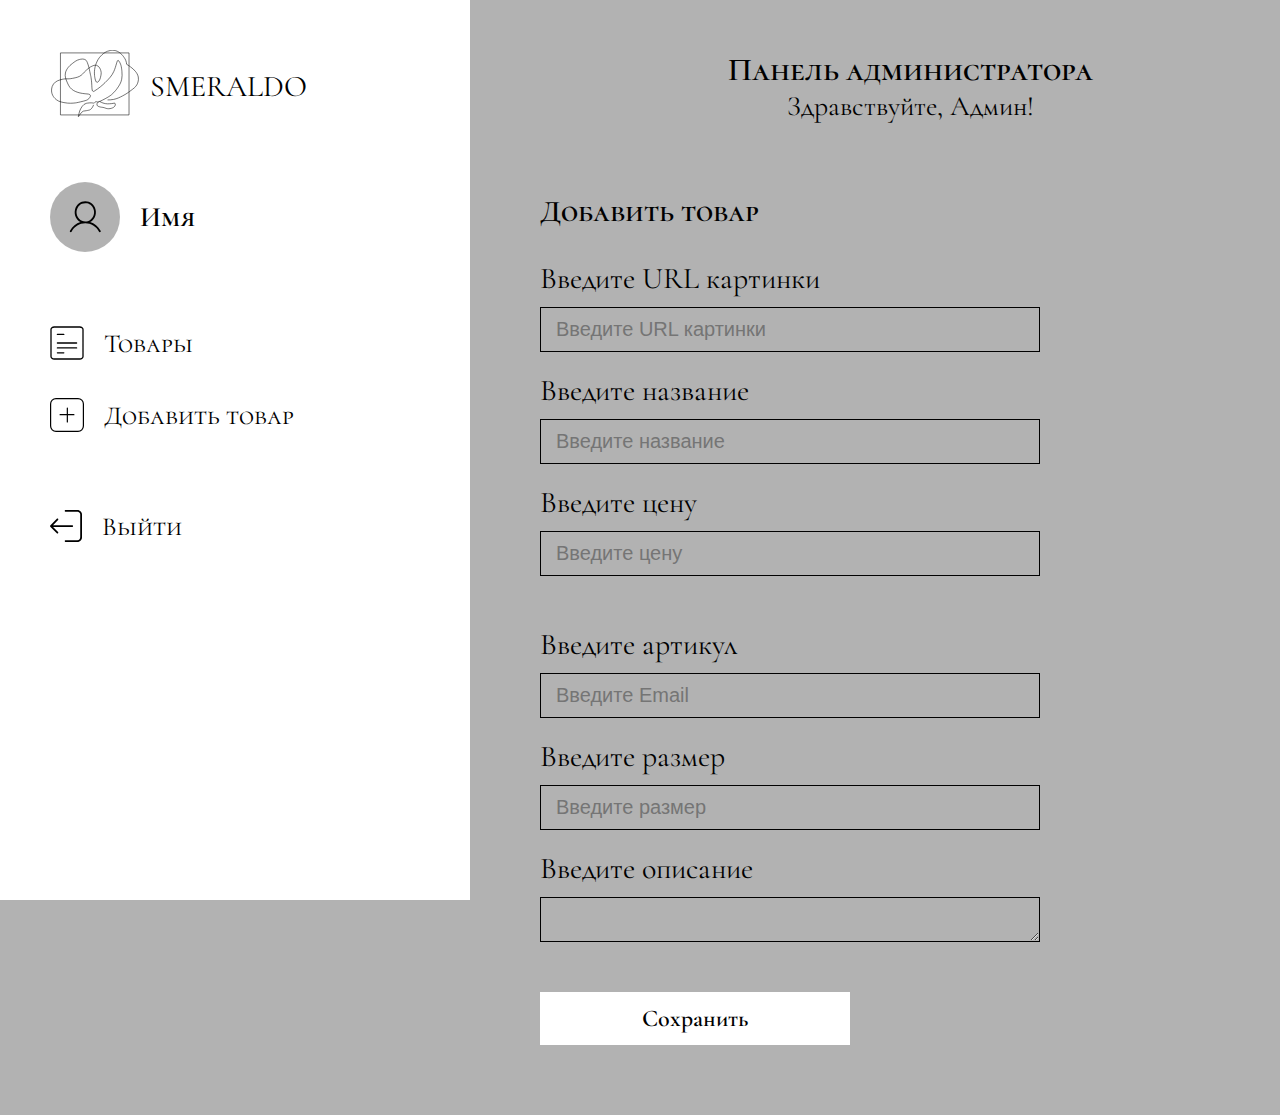
<file: add.html>
<!DOCTYPE html>
<html lang="en">

<head>
    <meta charset="UTF-8">
    <meta name="viewport" content="width=device-width, initial-scale=1.0">
    <title>Smeraldo</title>
    <link rel="stylesheet" href="assets/css/style.css">
    <link rel="shortcut icon" href="assets/media/logo/logo.svg" type="image/x-icon">
</head>

<body class="admin-body">
    <div class="admin">

        <input type="checkbox" name="" id="burger">
        <label for="burger"></label>

        <div class="admin-panel">
            <div class="logo">
                <a href="index.html"><img src="assets/media/logo/logo.svg" alt=""></a>
                <h2>Smeraldo</h2>
            </div>

            <div class="user">
                <img src="assets/media/admin/user-foto.svg" alt="">
                <h2>Имя</h2>
            </div>

            <div class="admin-menu">
                <div class="admin-link">
                    <img src="assets/media/admin/list.svg" alt="">
                    <a href="admin.html">Товары</a>
                </div>

                <div class="admin-link">
                    <img src="assets/media/admin/plus.svg" alt="">
                    <a href="add.html">Добавить товар</a>
                </div>
            </div>

            <div class="admin-link exit">
                <img src="assets/media/admin/exit.svg" alt="">
                <a href="index.html">Выйти</a>
            </div>
        </div>

        <div class="admin-block">
            <div class="admin-title">
                <h2>Панель администратора</h2>
                <p>Здравствуйте, Админ!</p>
            </div>

            <h3>Добавить товар</h3>

            <div class="add">
                <div class="add-block">
                    <div class="login-input">
                        <label for="">Введите URL картинки</label>
                        <input type="text" name="foto" placeholder="Введите URL картинки">
                    </div>

                    <div class="login-input">
                        <label for="">Введите название</label>
                        <input type="text" name="name" placeholder="Введите название">
                    </div>

                    <div class="login-input">
                        <label for="">Введите цену</label>
                        <input type="text" name="price" placeholder="Введите цену">
                    </div>
                </div>

                <div class="add-block">
                    <div class="login-input">
                        <label for="">Введите артикул</label>
                        <input type="text" name="article" placeholder="Введите Email">
                    </div>

                    <div class="login-input">
                        <label for="">Введите размер</label>
                        <input type="email" name="size" placeholder="Введите размер">
                    </div>

                    <div class="login-input">
                        <label for="">Введите описание</label>
                        <textarea name="desc" cols="30" rows="10"></textarea>
                    </div>
                </div>
            </div>

            <div class="add-btn">
                <a href="#" class="btn">Сохранить</a>
            </div>
        </div>
    </div>
</body>

</html>
</file>
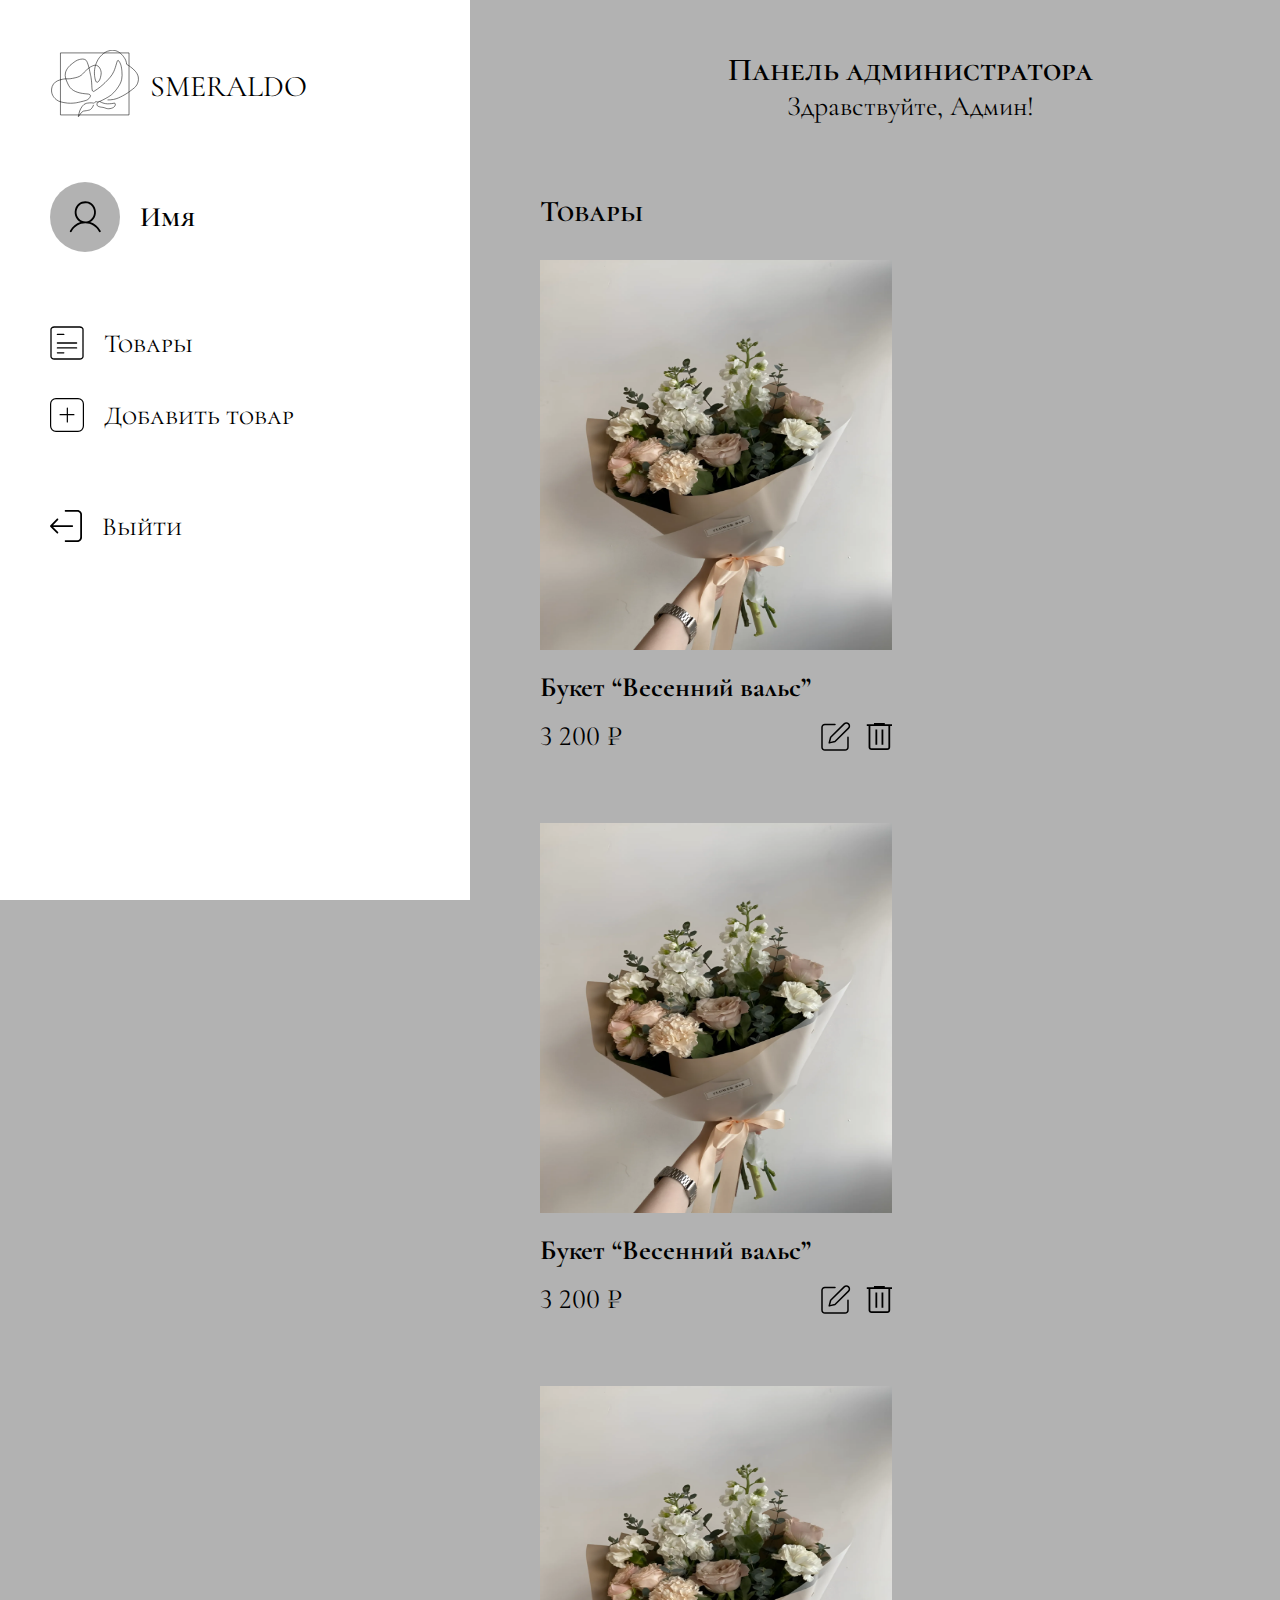
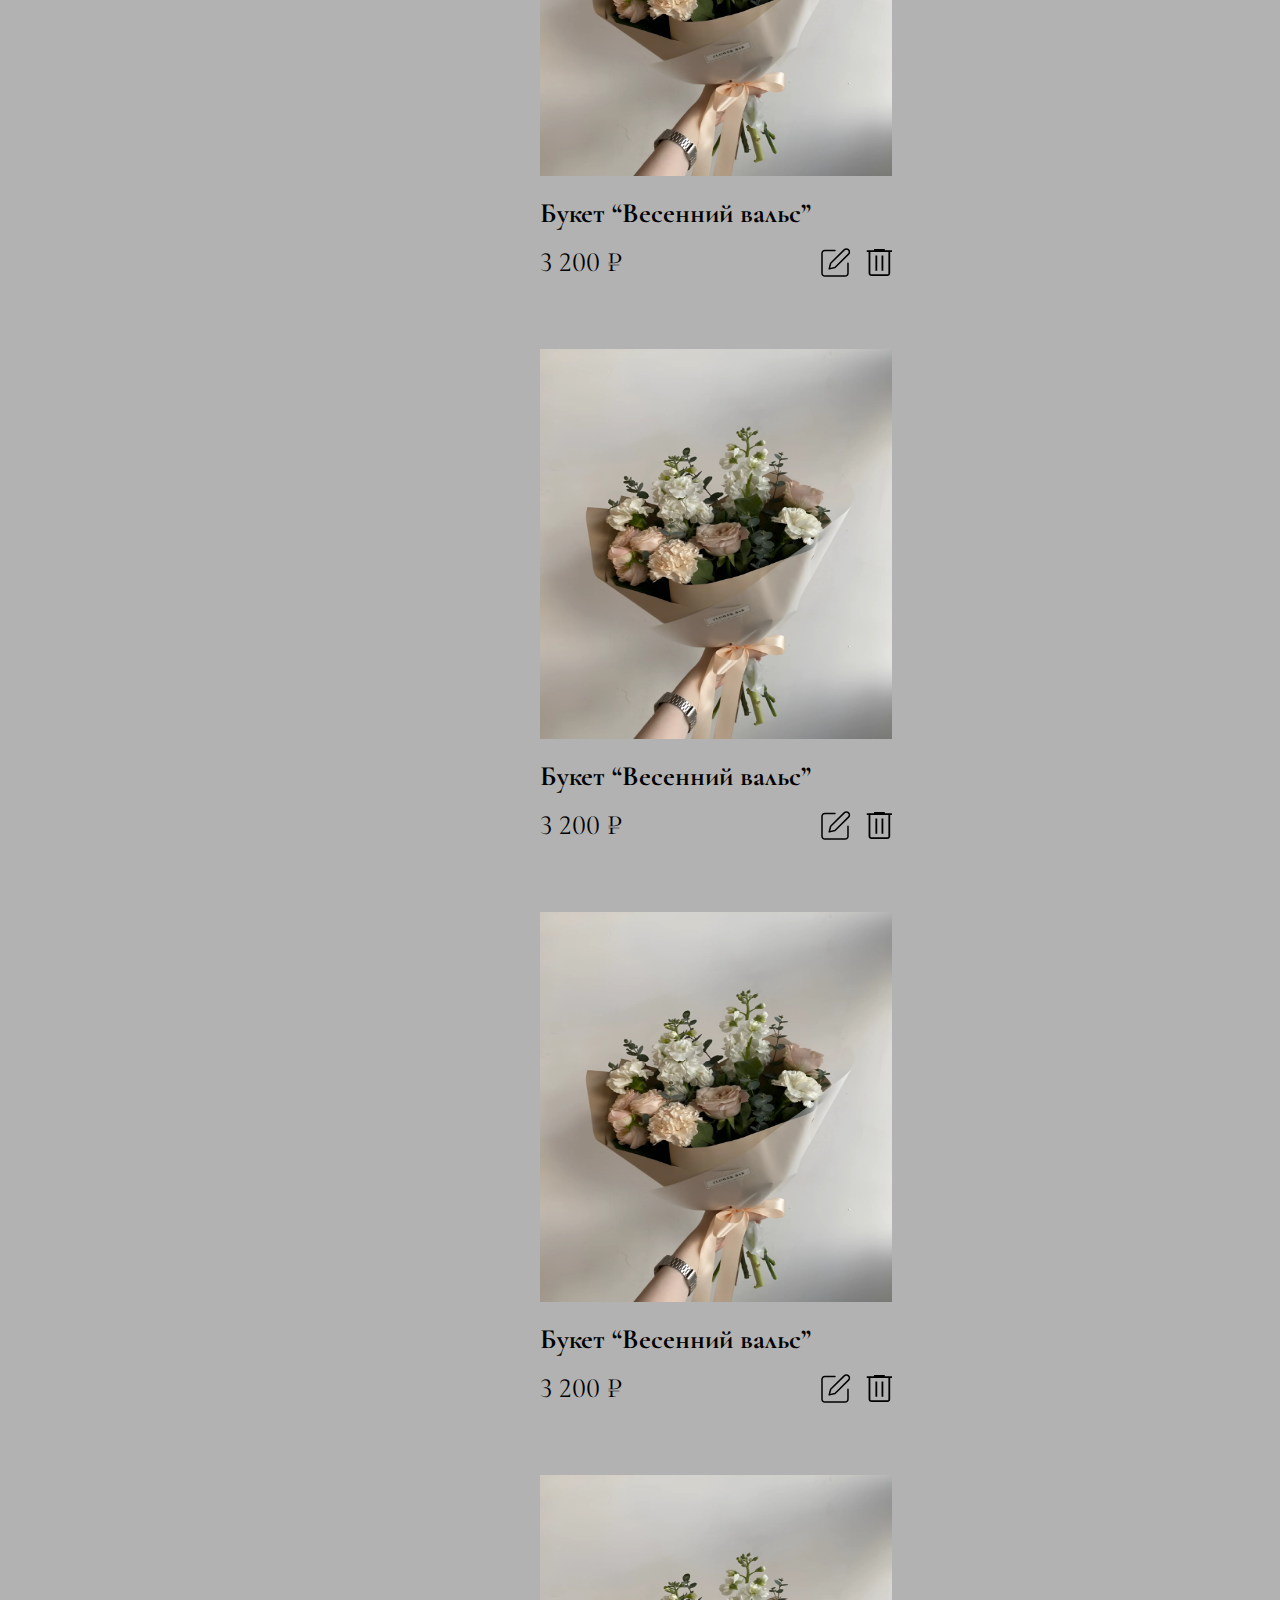
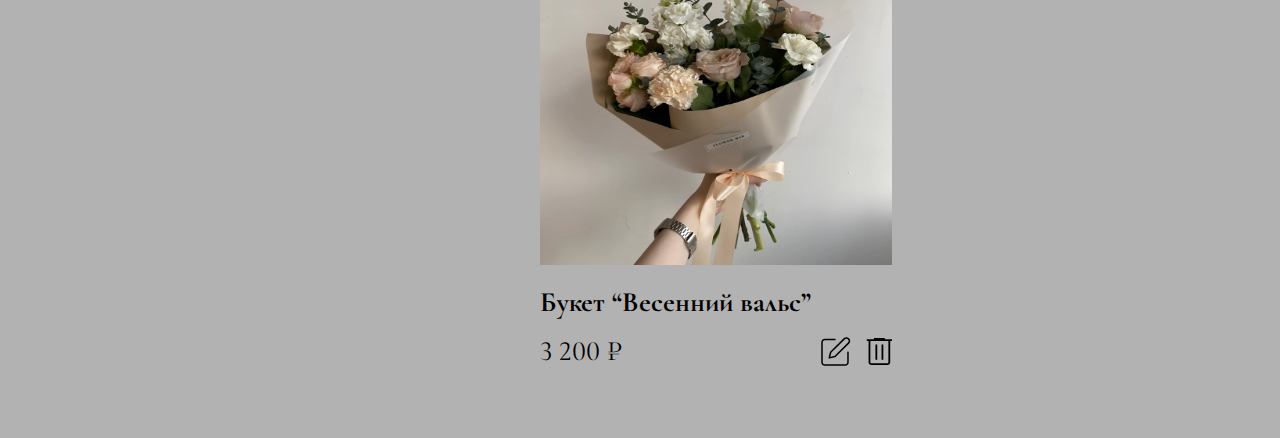
<file: admin.html>
<!DOCTYPE html>
<html lang="en">

<head>
    <meta charset="UTF-8">
    <meta name="viewport" content="width=device-width, initial-scale=1.0">
    <title>Smeraldo</title>
    <link rel="stylesheet" href="assets/css/style.css">
    <link rel="shortcut icon" href="assets/media/logo/logo.svg" type="image/x-icon">
</head>

<body class="admin-body">
    <div class="admin">

        <input type="checkbox" name="" id="burger">
        <label for="burger"></label>

        <div class="admin-panel">
            <div class="logo">
                <a href="index.html"><img src="assets/media/logo/logo.svg" alt=""></a>
                <h2>Smeraldo</h2>
            </div>

            <div class="user">
                <img src="assets/media/admin/user-foto.svg" alt="">
                <h2>Имя</h2>
            </div>

            <div class="admin-menu">
                <div class="admin-link">
                    <img src="assets/media/admin/list.svg" alt="">
                    <a href="admin.html">Товары</a>
                </div>

                <div class="admin-link">
                    <img src="assets/media/admin/plus.svg" alt="">
                    <a href="add.html">Добавить товар</a>
                </div>
            </div>

            <div class="admin-link exit">
                <img src="assets/media/admin/exit.svg" alt="">
                <a href="index.html">Выйти</a>
            </div>
        </div>

        <div class="admin-block">
            <div class="admin-title">
                <h2>Панель администратора</h2>
                <p>Здравствуйте, Админ!</p>
            </div>

            <h3>Товары</h3>

            <div class="admin-items">

                <div class="admin-item">
                    <div class="admin-img">
                        <img src="assets/media/catalog/c_1.jpeg" alt="">
                    </div>
                    <h4>Букет “Весенний вальс”</h4>
                    <div class="admin-text">
                        <p>3 200 ₽</p>
                        <div class="admin-icon">
                            <a href="edit.html"><img src="assets/media/admin/edit.svg" alt=""></a>
                            <img src="assets/media/admin/delete.svg" alt="">
                        </div>
                    </div>
                </div>
                <!-- end item -->

                <div class="admin-item">
                    <div class="admin-img">
                        <img src="assets/media/catalog/c_1.jpeg" alt="">
                    </div>
                    <h4>Букет “Весенний вальс”</h4>
                    <div class="admin-text">
                        <p>3 200 ₽</p>
                        <div class="admin-icon">
                            <a href="edit.html"><img src="assets/media/admin/edit.svg" alt=""></a>
                            <img src="assets/media/admin/delete.svg" alt="">
                        </div>
                    </div>
                </div>
                <!-- end item -->

                <div class="admin-item">
                    <div class="admin-img">
                        <img src="assets/media/catalog/c_1.jpeg" alt="">
                    </div>
                    <h4>Букет “Весенний вальс”</h4>
                    <div class="admin-text">
                        <p>3 200 ₽</p>
                        <div class="admin-icon">
                            <a href="edit.html"><img src="assets/media/admin/edit.svg" alt=""></a>
                            <img src="assets/media/admin/delete.svg" alt="">
                        </div>
                    </div>
                </div>
                <!-- end item -->

                <div class="admin-item">
                    <div class="admin-img">
                        <img src="assets/media/catalog/c_1.jpeg" alt="">
                    </div>
                    <h4>Букет “Весенний вальс”</h4>
                    <div class="admin-text">
                        <p>3 200 ₽</p>
                        <div class="admin-icon">
                            <a href="edit.html"><img src="assets/media/admin/edit.svg" alt=""></a>
                            <img src="assets/media/admin/delete.svg" alt="">
                        </div>
                    </div>
                </div>
                <!-- end item -->

                <div class="admin-item">
                    <div class="admin-img">
                        <img src="assets/media/catalog/c_1.jpeg" alt="">
                    </div>
                    <h4>Букет “Весенний вальс”</h4>
                    <div class="admin-text">
                        <p>3 200 ₽</p>
                        <div class="admin-icon">
                            <a href="edit.html"><img src="assets/media/admin/edit.svg" alt=""></a>
                            <img src="assets/media/admin/delete.svg" alt="">
                        </div>
                    </div>
                </div>
                <!-- end item -->

                <div class="admin-item">
                    <div class="admin-img">
                        <img src="assets/media/catalog/c_1.jpeg" alt="">
                    </div>
                    <h4>Букет “Весенний вальс”</h4>
                    <div class="admin-text">
                        <p>3 200 ₽</p>
                        <div class="admin-icon">
                            <a href="edit.html"><img src="assets/media/admin/edit.svg" alt=""></a>
                            <img src="assets/media/admin/delete.svg" alt="">
                        </div>
                    </div>
                </div>
                <!-- end item -->
            </div>
        </div>
    </div>
</body>

</html>
</file>
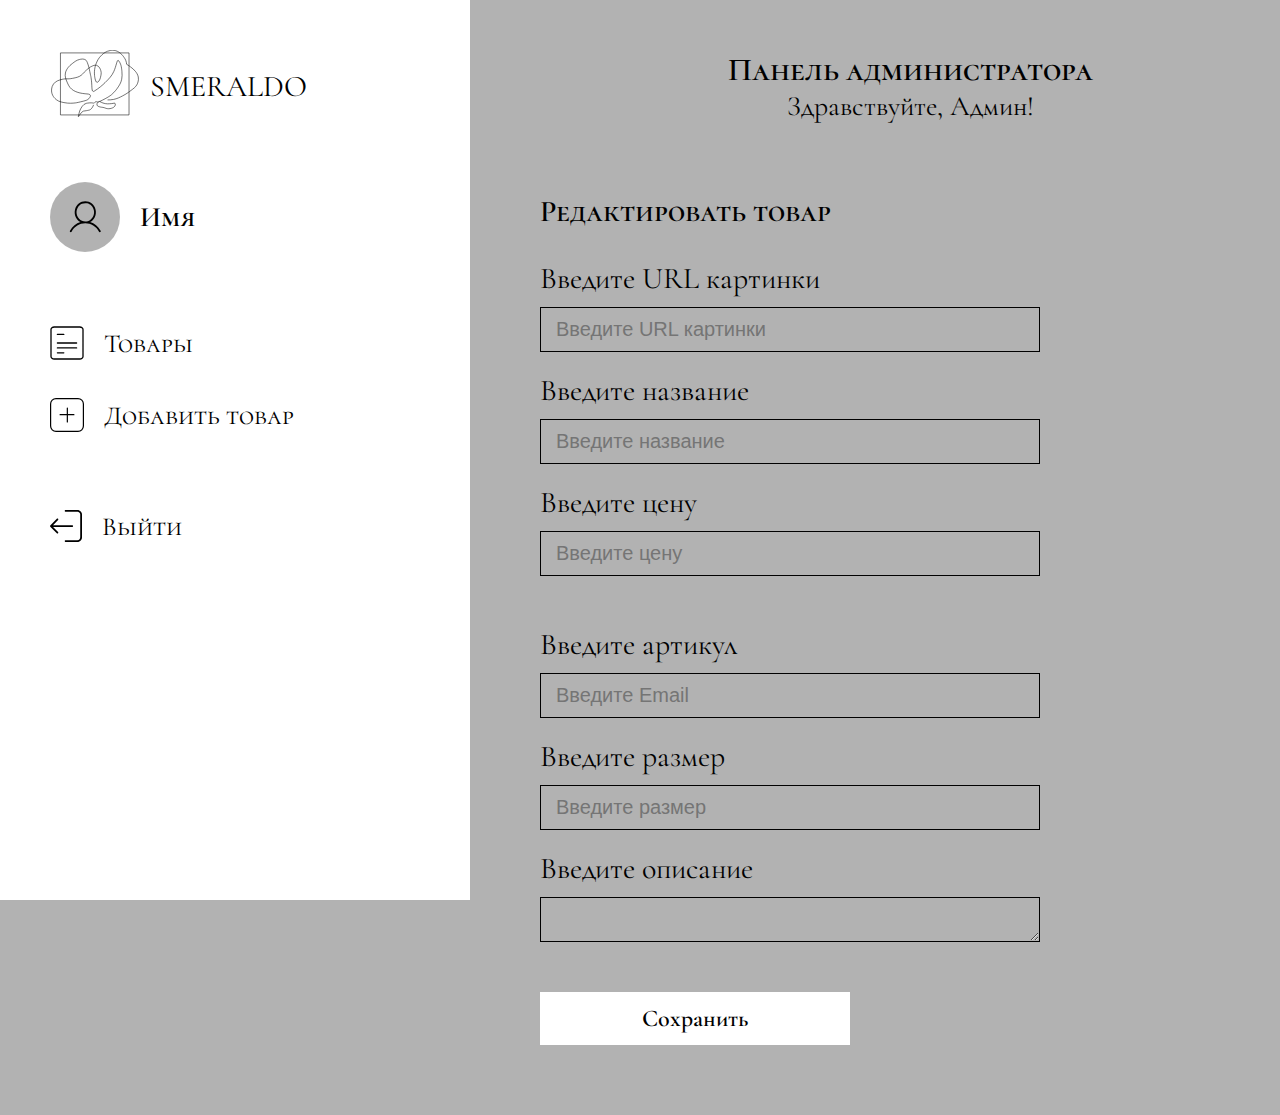
<file: edit.html>
<!DOCTYPE html>
<html lang="en">

<head>
    <meta charset="UTF-8">
    <meta name="viewport" content="width=device-width, initial-scale=1.0">
    <title>Smeraldo</title>
    <link rel="stylesheet" href="assets/css/style.css">
    <link rel="shortcut icon" href="assets/media/logo/logo.svg" type="image/x-icon">
</head>

<body class="admin-body">
    <div class="admin">

        <input type="checkbox" name="" id="burger">
        <label for="burger"></label>

        <div class="admin-panel">
            <div class="logo">
                <a href="index.html"><img src="assets/media/logo/logo.svg" alt=""></a>
                <h2>Smeraldo</h2>
            </div>

            <div class="user">
                <img src="assets/media/admin/user-foto.svg" alt="">
                <h2>Имя</h2>
            </div>

            <div class="admin-menu">
                <div class="admin-link">
                    <img src="assets/media/admin/list.svg" alt="">
                    <a href="admin.html">Товары</a>
                </div>

                <div class="admin-link">
                    <img src="assets/media/admin/plus.svg" alt="">
                    <a href="add.html">Добавить товар</a>
                </div>
            </div>

            <div class="admin-link exit">
                <img src="assets/media/admin/exit.svg" alt="">
                <a href="index.html">Выйти</a>
            </div>
        </div>

        <div class="admin-block">
            <div class="admin-title">
                <h2>Панель администратора</h2>
                <p>Здравствуйте, Админ!</p>
            </div>

            <h3>Редактировать товар</h3>

            <div class="add">
                <div class="add-block">
                    <div class="login-input">
                        <label for="">Введите URL картинки</label>
                        <input type="text" name="foto" placeholder="Введите URL картинки">
                    </div>

                    <div class="login-input">
                        <label for="">Введите название</label>
                        <input type="text" name="name" placeholder="Введите название">
                    </div>

                    <div class="login-input">
                        <label for="">Введите цену</label>
                        <input type="text" name="price" placeholder="Введите цену">
                    </div>
                </div>

                <div class="add-block">
                    <div class="login-input">
                        <label for="">Введите артикул</label>
                        <input type="text" name="article" placeholder="Введите Email">
                    </div>

                    <div class="login-input">
                        <label for="">Введите размер</label>
                        <input type="email" name="size" placeholder="Введите размер">
                    </div>

                    <div class="login-input">
                        <label for="">Введите описание</label>
                        <textarea name="desc" cols="30" rows="10"></textarea>
                    </div>
                </div>
            </div>

            <div class="add-btn">
                <a href="#" class="btn">Сохранить</a>
            </div>
        </div>
    </div>
</body>

</html>
</file>
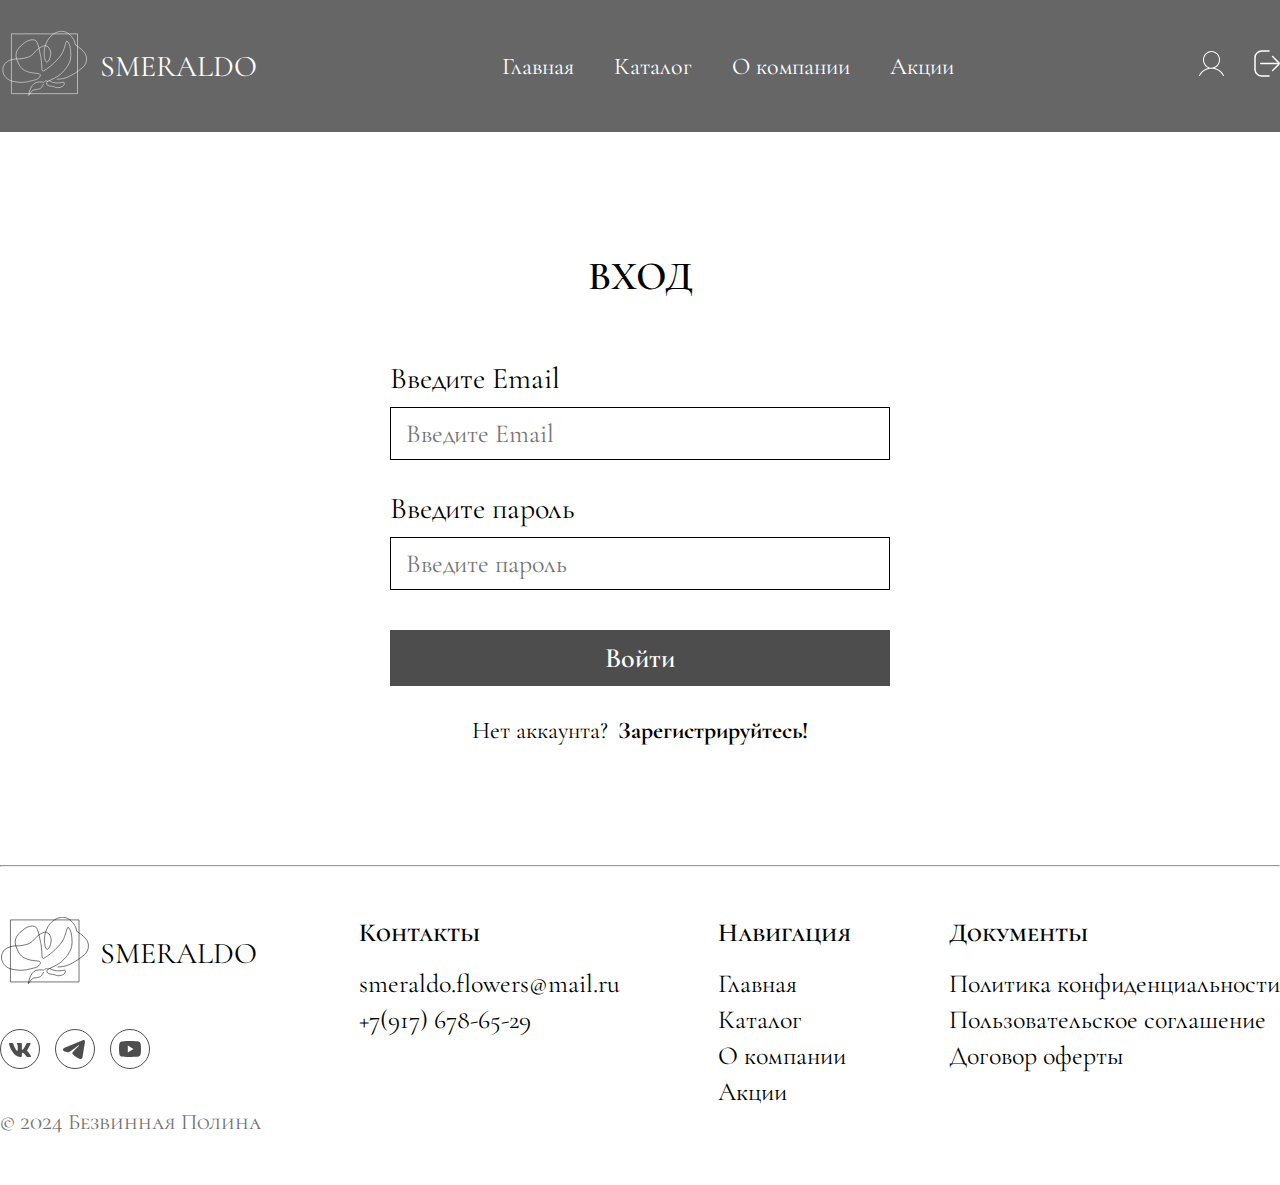
<file: login.html>
<!DOCTYPE html>
<html lang="en">

<head>
    <meta charset="UTF-8">
    <meta name="viewport" content="width=device-width, initial-scale=1.0">
    <title>Smeraldo</title>
    <link rel="stylesheet" href="assets/css/style.css">
    <link rel="shortcut icon" href="assets/media/logo/logo.svg" type="image/x-icon">
</head>

<body>
    <!-- header -->
    <div class="header">
        <div class="header-content section">
            <div class="logo">
                <a href="index.html"><img src="assets/media/logo/logo-white.svg" alt=""></a>
                <h2>Smeraldo</h2>
            </div>

            <input type="checkbox" name="" id="burger">
            <label for="burger"></label>

            <div class="nav">
                <a href="index.html">Главная</a>
                <a href="#catalog">Каталог</a>
                <a href="#">О компании</a>
                <a href="#sale">Акции</a>

                <div class="header-icon">
                    <a href="login.html"><img src="assets/media/header/user-black.svg" alt=""></a>
                    <a href="admin.html"><img src="assets/media/header/logout-black.svg" alt=""></a>
                </div>
            </div>

            <div class="header-icon">
                <a href="login.html"><img src="assets/media/header/user.svg" alt=""></a>
                <a href="admin.html"><img src="assets/media/header/logout.svg" alt=""></a>
            </div>
        </div>
    </div>
    <!-- end header -->

    <!-- login -->
    <div class="login section py-120">
        <div class="title">
            <h2>Вход</h2>
        </div>

        <div class="login-block">
            <form class="login-form">
                <div class="login-input">
                    <label for="">Введите Email</label>
                    <input type="email" name="email" placeholder="Введите Email">
                </div>

                <div class="login-input">
                    <label for="">Введите пароль</label>
                    <input type="password" name="password" placeholder="Введите пароль">
                </div>
            </form>

            <a href="#" class="btn">Войти</a>

            <div class="login-text">
                <p>Нет аккаунта?</p>
                <a href="reg.html">Зарегистрируйтесь!</a>
            </div>
        </div>
    </div>
    <!-- end login -->

    <hr>

    <!-- footer -->
    <div class="footer section">
        <div class="footer-info">
            <div class="logo">
                <a href="#"><img src="assets/media/logo/logo.svg" alt=""></a>
                <h2>Smeraldo</h2>
            </div>

            <div class="social">
                <img src="assets/media/footer/vk.svg" alt="">
                <img src="assets/media/footer/telegram.svg" alt="">
                <img src="assets/media/footer/youtube.svg" alt="">
            </div>

            <p>© 2024 Безвинная Полина</p>
        </div>

        <div class="footer-block">
            <h2>Контакты</h2>
            <div class="footer-text">
                <a href="mailto:smeraldo.flowers@mail.ru">smeraldo.flowers@mail.ru</a>
                <a href="tel:+79176786529">+7(917) 678-65-29</a>
            </div>
        </div>

        <div class="footer-block footer-nav">
            <h2>Навигация</h2>
            <div class="footer-text">
                <a href="#main">Главная</a>
                <a href="#catalog">Каталог</a>
                <a href="#">О компании</a>
                <a href="#sale">Акции</a>
            </div>
        </div>

        <div class="footer-block">
            <h2>Документы</h2>
            <div class="footer-text">
                <p>Политика конфиденциальности</p>
                <p>Пользовательское соглашение</p>
                <p>Договор оферты</p>
            </div>
        </div>
    </div>
    <!-- end footer -->
</body>

</html>
</file>
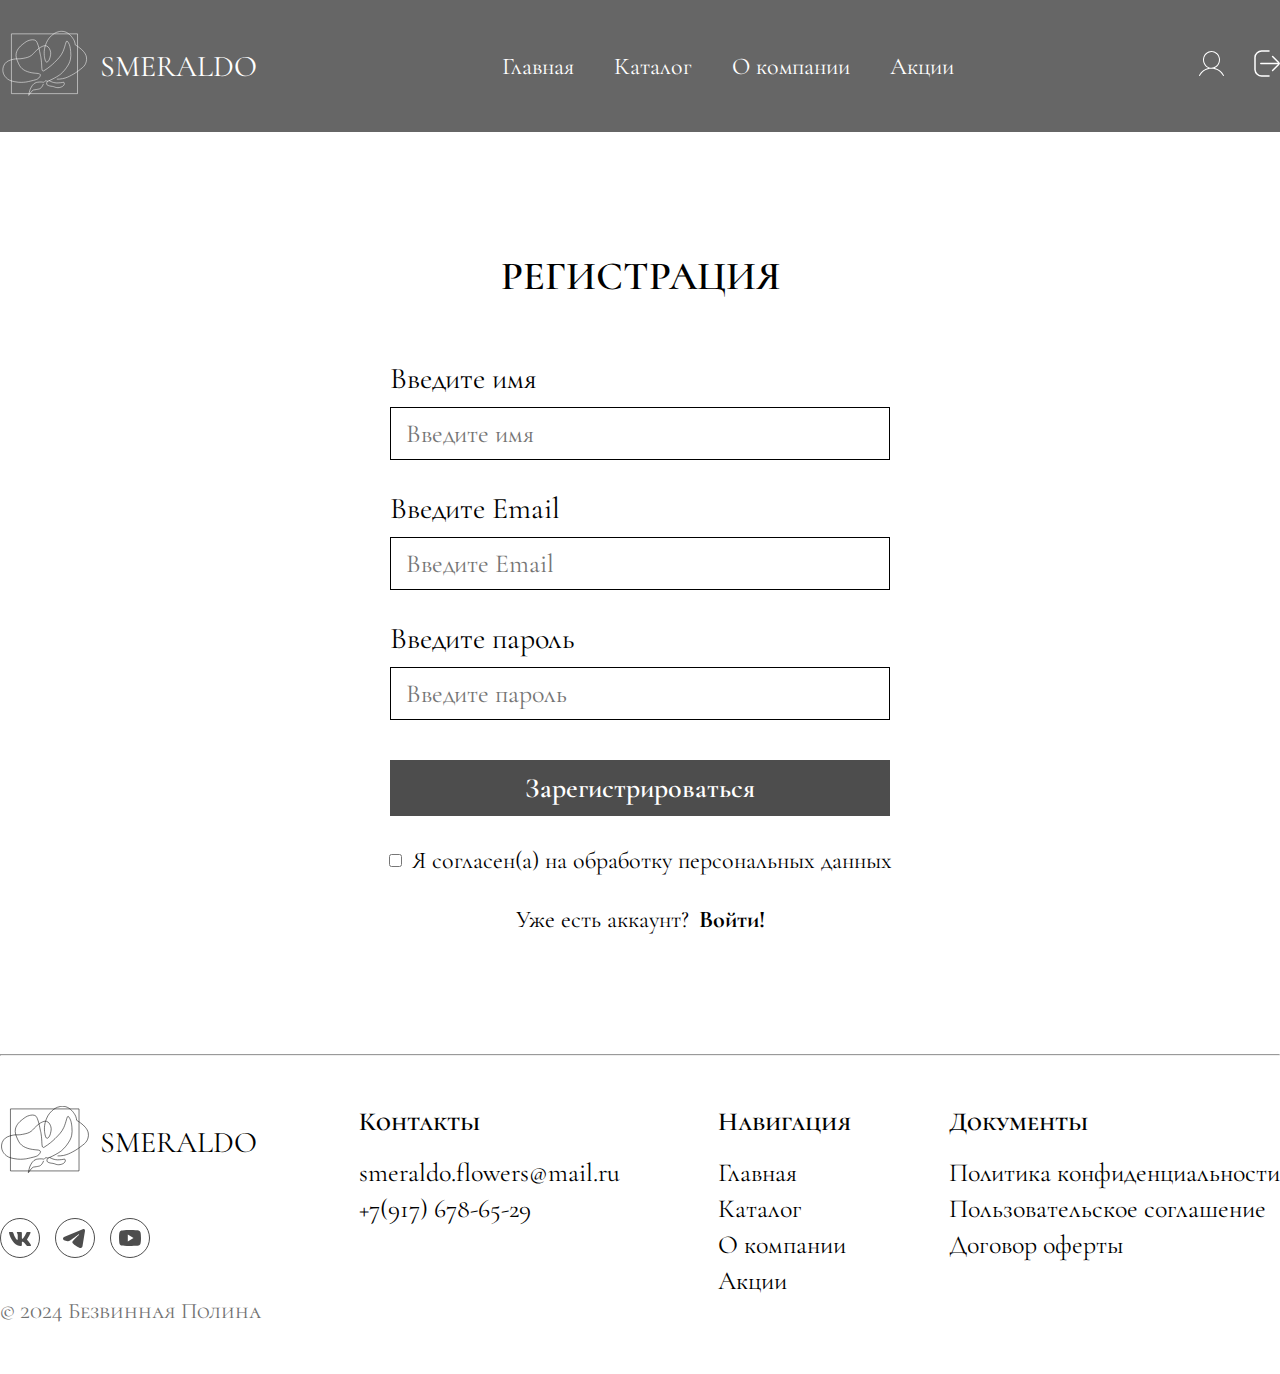
<file: reg.html>
<!DOCTYPE html>
<html lang="en">

<head>
    <meta charset="UTF-8">
    <meta name="viewport" content="width=device-width, initial-scale=1.0">
    <title>Smeraldo</title>
    <link rel="stylesheet" href="assets/css/style.css">
    <link rel="shortcut icon" href="assets/media/logo/logo.svg" type="image/x-icon">
</head>

<body>
    <!-- header -->
    <div class="header">
        <div class="header-content section">
            <div class="logo">
                <a href="index.html"><img src="assets/media/logo/logo-white.svg" alt=""></a>
                <h2>Smeraldo</h2>
            </div>

            <input type="checkbox" name="" id="burger">
            <label for="burger"></label>

            <div class="nav">
                <a href="index.html">Главная</a>
                <a href="#catalog">Каталог</a>
                <a href="#">О компании</a>
                <a href="#sale">Акции</a>

                <div class="header-icon">
                    <a href="login.html"><img src="assets/media/header/user-black.svg" alt=""></a>
                    <a href="admin.html"><img src="assets/media/header/logout-black.svg" alt=""></a>
                </div>
            </div>

            <div class="header-icon">
                <a href="login.html"><img src="assets/media/header/user.svg" alt=""></a>
                <a href="admin.html"><img src="assets/media/header/logout.svg" alt=""></a>
            </div>
        </div>
    </div>
    <!-- end header -->

    <!-- login -->
    <div class="login section py-120">
        <div class="title">
            <h2>Регистрация</h2>
        </div>

        <div class="login-block">
            <form class="login-form">
                <div class="login-input">
                    <label for="">Введите имя</label>
                    <input type="name" name="name" placeholder="Введите имя">
                </div>

                <div class="login-input">
                    <label for="">Введите Email</label>
                    <input type="email" name="email" placeholder="Введите Email">
                </div>

                <div class="login-input">
                    <label for="">Введите пароль</label>
                    <input type="password" name="password" placeholder="Введите пароль">
                </div>
            </form>

            <a href="#" class="btn">Зарегистрироваться</a>

            <div class="reg-chekbox">
                <input type="checkbox" name="">
                <p>Я согласен(а) на обработку персональных данных</p>
            </div>

            <div class="login-text">
                <p>Уже есть аккаунт?</p>
                <a href="login.html">Войти!</a>
            </div>
        </div>
    </div>
    <!-- end login -->

    <hr>

    <!-- footer -->
    <div class="footer section">
        <div class="footer-info">
            <div class="logo">
                <a href="#"><img src="assets/media/logo/logo.svg" alt=""></a>
                <h2>Smeraldo</h2>
            </div>

            <div class="social">
                <img src="assets/media/footer/vk.svg" alt="">
                <img src="assets/media/footer/telegram.svg" alt="">
                <img src="assets/media/footer/youtube.svg" alt="">
            </div>

            <p>© 2024 Безвинная Полина</p>
        </div>

        <div class="footer-block">
            <h2>Контакты</h2>
            <div class="footer-text">
                <a href="mailto:smeraldo.flowers@mail.ru">smeraldo.flowers@mail.ru</a>
                <a href="tel:+79176786529">+7(917) 678-65-29</a>
            </div>
        </div>

        <div class="footer-block footer-nav">
            <h2>Навигация</h2>
            <div class="footer-text">
                <a href="#main">Главная</a>
                <a href="#catalog">Каталог</a>
                <a href="#">О компании</a>
                <a href="#sale">Акции</a>
            </div>
        </div>

        <div class="footer-block">
            <h2>Документы</h2>
            <div class="footer-text">
                <p>Политика конфиденциальности</p>
                <p>Пользовательское соглашение</p>
                <p>Договор оферты</p>
            </div>
        </div>
    </div>
    <!-- end footer -->
</body>

</html>
</file>
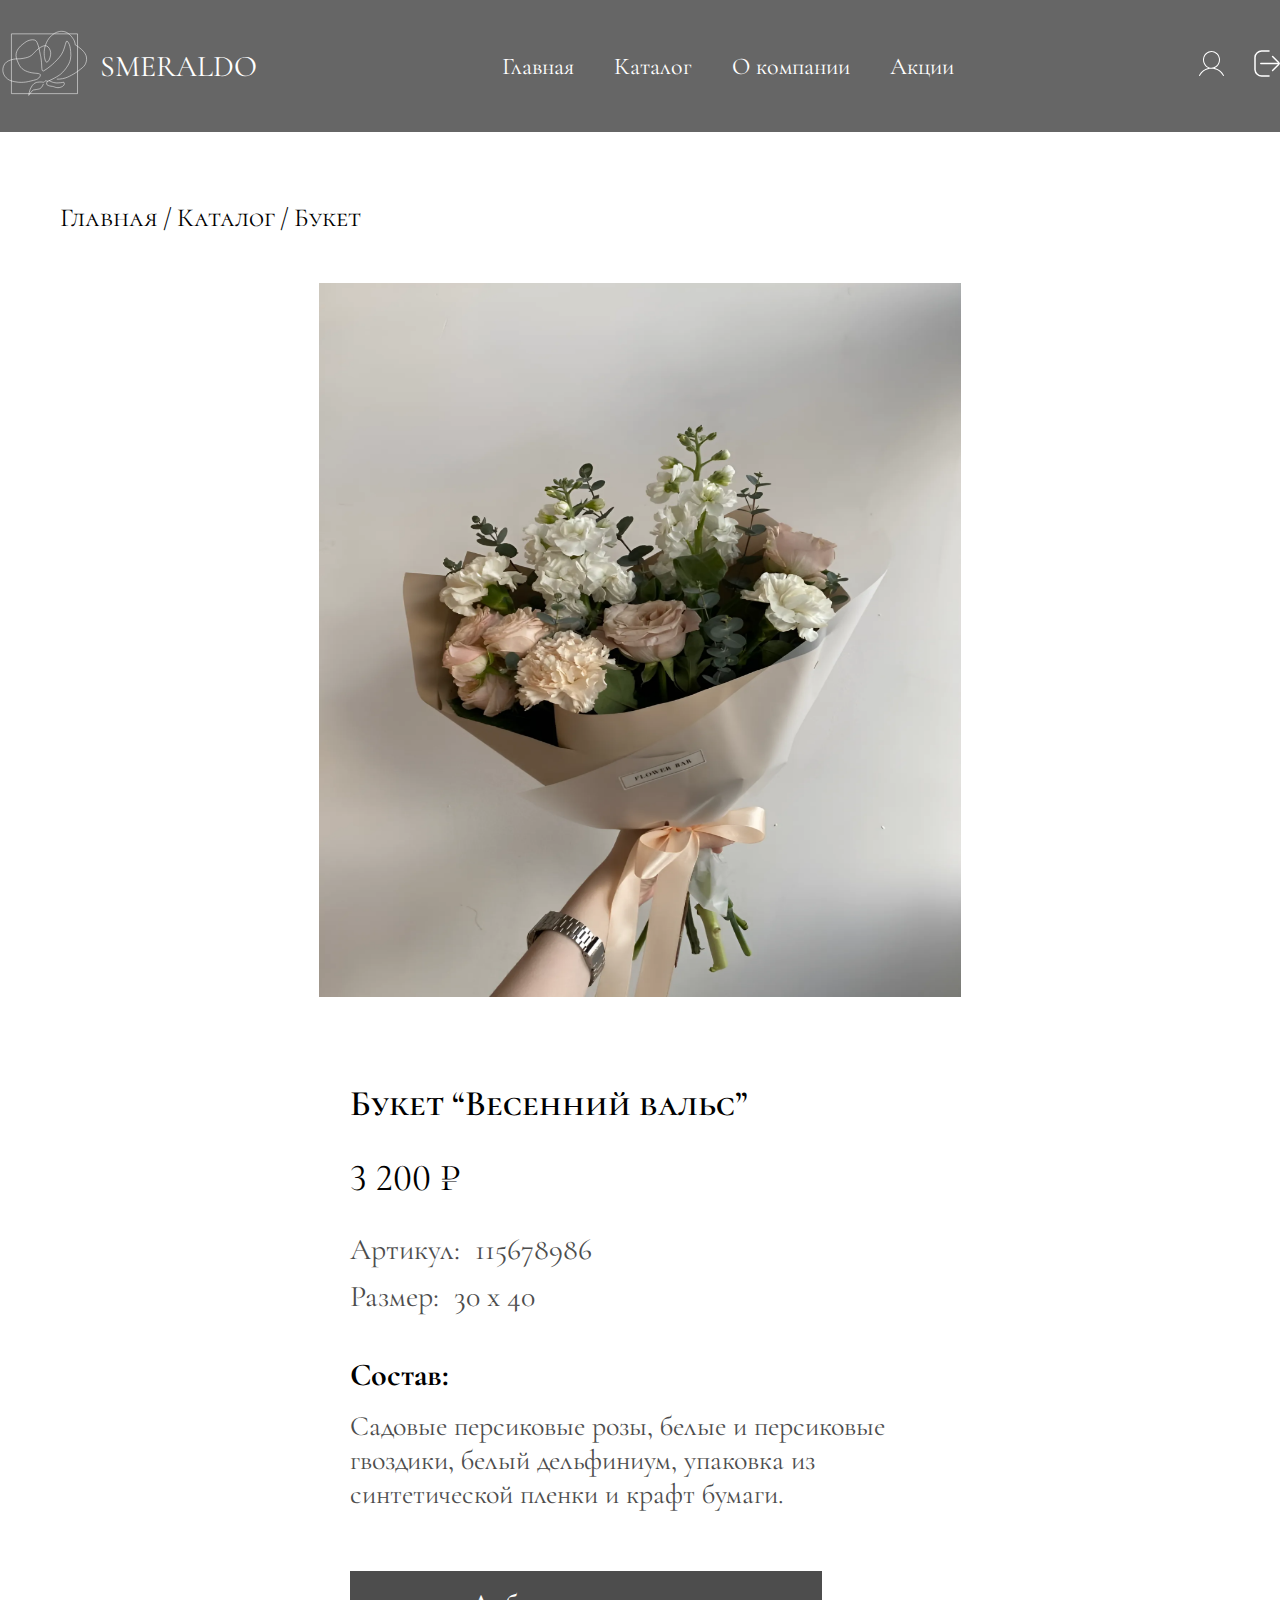
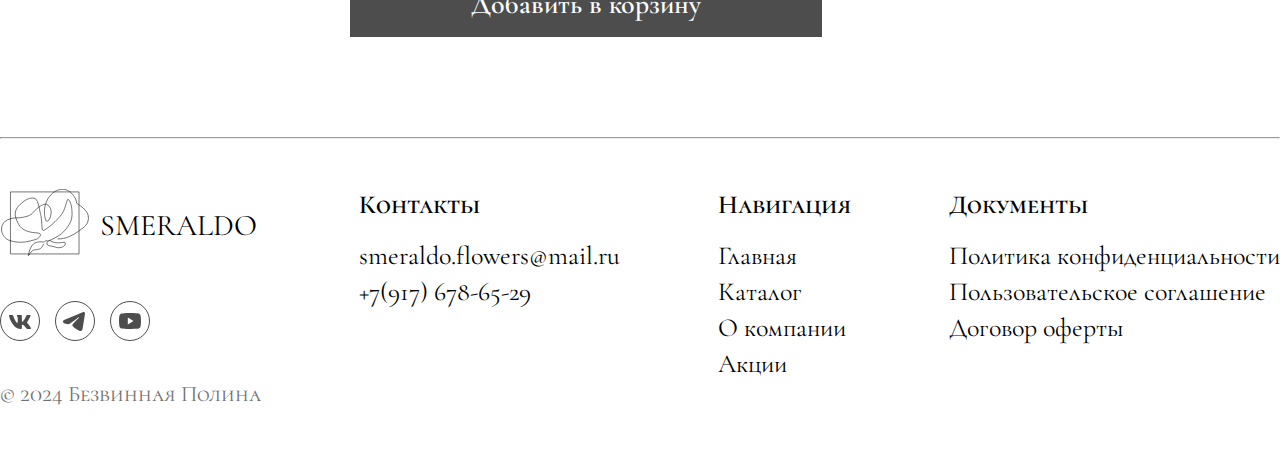
<file: tovar.html>
<!DOCTYPE html>
<html lang="en">

<head>
    <meta charset="UTF-8">
    <meta name="viewport" content="width=device-width, initial-scale=1.0">
    <title>Smeraldo</title>
    <link rel="stylesheet" href="assets/css/style.css">
    <link rel="shortcut icon" href="assets/media/logo/logo.svg" type="image/x-icon">
</head>

<body>
    <!-- header -->
    <div class="header">
        <div class="header-content section">
            <div class="logo">
                <a href="index.html"><img src="assets/media/logo/logo-white.svg" alt=""></a>
                <h2>Smeraldo</h2>
            </div>

            <input type="checkbox" name="" id="burger">
            <label for="burger"></label>

            <div class="nav">
                <a href="index.html">Главная</a>
                <a href="#catalog">Каталог</a>
                <a href="#">О компании</a>
                <a href="#sale">Акции</a>

                <div class="header-icon">
                    <a href="login.html"><img src="assets/media/header/user-black.svg" alt=""></a>
                    <a href="admin.html"><img src="assets/media/header/logout-black.svg" alt=""></a>
                </div>
            </div>

            <div class="header-icon">
                <a href="login.html"><img src="assets/media/header/user.svg" alt=""></a>
                <a href="admin.html"><img src="assets/media/header/logout.svg" alt=""></a>
            </div>
        </div>
    </div>
    <!-- end header -->

    <!-- tovar -->
    <div class="tovar section">
        <div class="tovar-nav">
            <a href="index.html">Главная</a>
            <p>/</p>
            <a href="index.html">Каталог</a>
            <p>/</p>
            <a href="tovar.html">Букет</a>
        </div>

        <div class="tovar-block">
            <div class="tovar-img">
                <img src="assets/media/catalog/c_1.jpeg" alt="">
            </div>

            <div class="tovar-info">
                <div class="tovar-text">
                    <h2>Букет “Весенний вальс”</h2>
                    <p>3 200 ₽</p>
                </div>

                <div class="tovar-dop-info">
                    <div class="dop-text">
                        <p>Артикул:</p>
                        <p>115678986</p>
                    </div>

                    <div class="dop-text">
                        <p>Размер:</p>
                        <p>30 х 40</p>
                    </div>
                </div>

                <div class="tovar-composition">
                    <h3>Состав:</h3>
                    <p>Садовые персиковые розы, белые и персиковые гвоздики, белый дельфиниум, упаковка из синтетической
                        пленки и крафт бумаги.</p>
                </div>

                <a href="#" class="btn">Добавить в корзину</a>
            </div>
        </div>
    </div>
    <!-- end tovar -->

    <hr>

    <!-- footer -->
    <div class="footer section">
        <div class="footer-info">
            <div class="logo">
                <a href="#"><img src="assets/media/logo/logo.svg" alt=""></a>
                <h2>Smeraldo</h2>
            </div>

            <div class="social">
                <img src="assets/media/footer/vk.svg" alt="">
                <img src="assets/media/footer/telegram.svg" alt="">
                <img src="assets/media/footer/youtube.svg" alt="">
            </div>

            <p>© 2024 Безвинная Полина</p>
        </div>

        <div class="footer-block">
            <h2>Контакты</h2>
            <div class="footer-text">
                <a href="mailto:smeraldo.flowers@mail.ru">smeraldo.flowers@mail.ru</a>
                <a href="tel:+79176786529">+7(917) 678-65-29</a>
            </div>
        </div>

        <div class="footer-block footer-nav">
            <h2>Навигация</h2>
            <div class="footer-text">
                <a href="#main">Главная</a>
                <a href="#catalog">Каталог</a>
                <a href="#">О компании</a>
                <a href="#sale">Акции</a>
            </div>
        </div>

        <div class="footer-block">
            <h2>Документы</h2>
            <div class="footer-text">
                <p>Политика конфиденциальности</p>
                <p>Пользовательское соглашение</p>
                <p>Договор оферты</p>
            </div>
        </div>
    </div>
    <!-- end footer -->
</body>

</html>
</file>
<file: assets/css/style.css>
* {
    margin: 0;
    padding: 0;
    box-sizing: border-box;
    list-style: none;
    text-decoration: none;
    scroll-behavior: smooth;
    transition: .5s;
}

.section {
    max-width: 1420px;
    margin: 0 auto;
}

.py-120 {
    padding-top: 120px;
    padding-bottom: 120px;
}

@font-face {
    font-family: 'Cormorant_SC';
    src: url(../fonts/CormorantSC-Regular.ttf);
    font-weight: 400;
}

@font-face {
    font-family: 'Cormorant_SC';
    src: url(../fonts/CormorantSC-SemiBold.ttf);
    font-weight: 600;
}

@font-face {
    font-family: 'Cormorant_Garamond';
    src: url(../fonts/CormorantGaramond-Regular.ttf);
    font-weight: 400;
}

@font-face {
    font-family: 'Cormorant_Garamond';
    src: url(../fonts/CormorantGaramond-SemiBold.ttf);
    font-weight: 600;
}

@font-face {
    font-family: 'Cormorant_Garamond';
    src: url(../fonts/CormorantGaramond-Bold.ttf);
    font-weight: 700;
}

@font-face {
    font-family: 'Cormorant_Infant';
    src: url(../fonts/CormorantInfant-Regular.ttf);
    font-weight: 400;
}

body {
    font-family: 'Cormorant_Garamond';
}

/* main */
.main {
    height: 100vh;
    background: linear-gradient(rgb(0, 0, 0, 0.6), rgb(0, 0, 0, 0.6)), url(../media/banner/fon.jpg);
    background-size: cover;
    font-family: 'Cormorant_SC';
}

.header {
    padding: 30px 0;
    background-color: rgba(0, 0, 0, 0.6);
}

.header-content {
    display: flex;
    align-items: center;
    justify-content: space-between;
}

.logo {
    display: flex;
    align-items: center;
    gap: 10px;
}

.logo img {
    width: 90px;
    height: 67px;
}

.logo h2 {
    font-weight: 400;
    font-size: 30px;
    text-transform: uppercase;
    color: white;
}

.nav {
    display: flex;
    align-items: center;
    gap: 40px;
}

.nav a {
    color: white;
    font-weight: 400;
    font-size: 24px;
}

.nav .header-icon {
    display: none;
}

.nav a:hover {
    transform: scale(0.9);
}

.header-icon {
    display: flex;
    gap: 30px;
    align-items: center;
}

.burger-menu,
#burger,
[for=burger] {
    display: none;
}

.banner {
    display: flex;
    align-items: center;
    justify-content: center;
    height: 80%;
}

.banner-text {
    display: flex;
    align-items: center;
    flex-direction: column;
    justify-content: center;
    text-align: center;
}

.banner-text h1 {
    color: white;
    font-size: 66px;
    width: 650px;
    padding-bottom: 30px;
}

.banner-text p {
    color: white;
    font-size: 28px;
    font-weight: 400;
    width: 880px;
    padding-bottom: 45px;
    font-family: 'Cormorant_Garamond';
}

.btn {
    font-size: 28px;
    font-weight: 600;
    padding: 15px 120px;
    background-color: white;
    border: 2px solid white;
    color: black;
    display: block;
}

.btn:hover {
    color: white;
    background-color: transparent;
}

/* end main */

/* catalog */
.title h2 {
    text-align: left;
    text-transform: uppercase;
    font-size: 40px;
    font-family: 'Cormorant_SC';
    padding-bottom: 60px;
}

.catalog-items {
    display: flex;
    align-items: start;
    justify-content: space-between;
    flex-wrap: wrap;
    gap: 35px;
}

.item-img img {
    width: 450px;
    height: 500px;
    padding-bottom: 20px;
}

.catalog-item h3 {
    font-size: 30px;
    font-weight: 600;
    font-family: 'Cormorant_Garamond';
    padding-bottom: 15px;
}

.catalog-item p {
    font-size: 32px;
    font-family: 'Cormorant_Infant';
    font-weight: 400;
    padding-bottom: 20px;
}

.catalog-item .btn {
    width: 450px;
    font-size: 24px;
    background-color: #4D4D4D;
    color: white;
    border: 1px solid #4D4D4D;
}

.catalog-item .btn:hover {
    color: #4D4D4D;
    background-color: transparent;
}

/* end catalog */

/* sale */
.sale {
    background: url(../media/sale/foto.jpeg);
    background-size: cover;
    height: 700px;
}

.sale-content {
    text-align: left;
    display: flex;
    justify-content: center;
    height: 100%;
    flex-direction: column;
}

.sale-content h2 {
    font-size: 36px;
    font-family: 'Cormorant_SC';
    font-weight: 700;
    padding-bottom: 20px;
}

.sale-content p {
    font-size: 26px;
    font-family: 'Cormorant_Garamond';
    width: 860px;
    line-height: 1.4;
    padding-bottom: 70px;
}

.sale-content h3 {
    font-size: 32px;
    font-family: 'Cormorant_Garamond';
    font-weight: 700;
    padding-bottom: 30px;
}

form {
    display: flex;
    gap: 30px;
}

form input {
    width: 460px;
    padding: 10px 20px;
    background-color: transparent;
    border: 1px solid black;
    font-size: 28px;
    font-family: 'Cormorant_Garamond';
    font-weight: 500;
    outline: none;
}

.sale .btn {
    width: 200px;
    font-size: 28px;
    background-color: #4D4D4D;
    color: white;
    border: 1px solid #4D4D4D;
    text-align: center;
    padding: 10px 0;
}

.sale .btn:hover {
    color: #4D4D4D;
    background-color: transparent;
}

/* end sale */

/* footer */
.footer {
    display: flex;
    justify-content: space-between;
    align-items: start;
    flex-wrap: wrap;
    padding: 50px 0;
}

.footer-info {
    display: flex;
    align-items: start;
    flex-direction: column;
    gap: 40px;
}

.footer .logo h2 {
    color: black;
}

.social {
    display: flex;
    align-items: center;
    gap: 15px;
}

.footer-info p {
    color: #717171;
    font-family: 'Cormorant_SC';
    font-size: 22px;
}

.footer-block {
    text-align: left;
}

.footer-block h2 {
    font-size: 26px;
    font-weight: 700;
    font-family: 'Cormorant_SC';
    padding-bottom: 20px;
}

.footer-text {
    display: flex;
    flex-direction: column;
    gap: 5px;
}

.footer-text a,
.footer-text p {
    font-size: 26px;
    font-family: 'Cormorant_Garamond';
    color: black;
    cursor: pointer;
}

.footer-text p:hover {
    color: #717171;
}

.footer-text a:hover {
    color: #717171;
}

/* end footer */

/* tovar */
.tovar {
    padding-bottom: 100px;
}

.tovar-nav {
    display: flex;
    align-items: center;
    gap: 5px;
    padding-top: 70px;
    padding-bottom: 50px;
    padding-left: 60px;
}

.tovar-nav a,
.tovar-nav p {
    font-size: 26px;
    font-family: 'Cormorant_SC';
    font-weight: 500;
    color: black;
}

.tovar-nav a:hover {
    color: #717171;
}

.tovar-block {
    display: flex;
    justify-content: center;
    gap: 80px;
    align-items: start;
    flex-wrap: wrap;
}

.tovar-img img {
    width: 642px;
    height: 714px;
}

.tovar-info {
    display: flex;
    flex-direction: column;
    align-items: start;
}

.tovar-text {
    display: flex;
    gap: 30px;
    padding-bottom: 30px;
    flex-direction: column;
}

.tovar-text h2 {
    font-size: 36px;
    font-family: 'Cormorant_SC';
    font-weight: 600;
}

.tovar-text p {
    font-size: 38px;
    font-weight: 500;
    font-family: 'Cormorant_Infant';
}

.tovar-dop-info {
    display: flex;
    gap: 10px;
    padding-bottom: 30px;
    flex-direction: column;
}

.dop-text {
    display: flex;
    align-items: end;
    gap: 15px;
}

.dop-text p {
    font-size: 30px;
    font-family: 'Cormorant_Garamond';
    font-weight: 500;
    color: #4D4D4D;
}

.tovar-composition {
    display: flex;
    flex-direction: column;
    gap: 15px;
    align-items: start;
    font-family: 'Cormorant_Garamond';
    font-weight: 600;
    padding-top: 10px;
    padding-bottom: 60px;
}

.tovar-composition h3 {
    font-size: 32px;
}

.tovar-composition p {
    font-size: 28px;
    width: 580px;
    color: #4D4D4D;
    font-weight: 400;
}

.tovar .btn {
    background-color: #4D4D4D;
    color: white;
    border: 1px solid #4D4D4D;
    text-align: center;
}

.tovar .btn:hover {
    color: #4D4D4D;
    background-color: transparent;
}

/* end tovar */

/* admin */
.admin-body {
    background-color: rgba(0, 0, 0, 0.3);
}

.admin-panel {
    position: fixed;
    left: 0;
    height: 100%;
    width: 470px;
    background-color: white;
    display: flex;
    align-items: start;
    flex-direction: column;
}

.admin .logo {
    padding-top: 50px;
    padding-bottom: 60px;
    padding-left: 50px;
}

.admin .logo h2 {
    color: black;
}

.user {
    display: flex;
    align-items: center;
    gap: 20px;
    padding-bottom: 60px;
    padding-left: 50px;
}

.user h2 {
    font-size: 28px;
    font-family: 'Cormorant_SC';
    font-weight: 600;
}

.admin-menu {
    display: flex;
    flex-direction: column;
    gap: 10px;
    align-items: start;
}

.admin-link {
    display: flex;
    align-items: center;
    gap: 20px;
    padding-top: 14px;
    padding-bottom: 14px;
    padding-left: 50px;
    width: 470px;
}

.admin-link:hover {
    background-color: rgba(0, 0, 0, 0.3);
}

.admin-link a {
    color: black;
    font-size: 26px;
    font-family: 'Cormorant_SC';
}

.exit {
    margin-top: 50px;
}

.admin-block {
    padding-left: 540px;
    padding-top: 50px;
    padding-bottom: 70px;
}

.admin-title {
    text-align: center;
}

.admin-title h2 {
    font-size: 32px;
    font-family: 'Cormorant_SC';
    font-weight: 700;
}

.admin-title p {
    font-size: 28px;
    font-family: 'Cormorant_Garamond';
}

.admin h3 {
    padding-top: 70px;
    padding-bottom: 30px;
    font-size: 30px;
    font-family: 'Cormorant_SC';
}

.admin-items {
    display: flex;
    justify-content: start;
    gap: 70px;
    flex-wrap: wrap;
}

.admin-item {
    width: 352px;
}

.admin-img img {
    width: 352px;
    height: 390px;
}

.admin-item h4 {
    font-size: 28px;
    font-family: 'Cormorant_Garamond';
    padding: 15px 0;
}

.admin-text {
    display: flex;
    align-items: center;
    justify-content: space-between;
}

.admin-text p {
    font-size: 28px;
    font-family: 'Cormorant_Infant';
}

.admin-icon {
    display: flex;
    align-items: center;
    gap: 15px;
}

.admin-icon a {
    width: 30px;
    height: 29px;
}

/* end admin */

/* login */
.login {
    display: flex;
    justify-content: center;
    flex-direction: column;
}

.login .title h2 {
    text-align: center;
}

.login-block {
    display: flex;
    flex-direction: column;
    align-items: center;
}

.login-form {
    display: flex;
    flex-direction: column;
    gap: 30px;
}

.login-input {
    display: flex;
    flex-direction: column;
    gap: 10px;
}

.login-input label {
    font-size: 30px;
    color: black;
}

.login-input input {
    font-size: 26px;
    padding: 10px 15px;
    width: 500px;
    outline: none;
}

.login .btn {
    background-color: #4D4D4D;
    color: white;
    border: 1px solid #4D4D4D;
    text-align: center;
    width: 500px;
    margin-top: 40px;
    padding: 10px;
}

.login .btn:hover {
    color: #4D4D4D;
    background-color: transparent;
}

.reg-chekbox {
    display: flex;
    gap: 10px;
    font-size: 24px;
    margin-top: 30px;
}

.login-text {
    display: flex;
    align-items: center;
    gap: 10px;
    padding-top: 30px;
}

.login-text p {
    font-size: 24px;
    color: black;
}

.login-text a {
    font-size: 24px;
    color: black;
    font-weight: 700;
}

.login-text a:hover {
    color: #717171;
}

/* end login */

/* add */
.add {
    display: flex;
    align-items: end;
    justify-content: start;
    flex-wrap: wrap;
    gap: 50px;
}

.add-block {
    display: flex;
    flex-direction: column;
    gap: 20px;
}

.add-block .login-input label {
    font-size: 30px;
}

.add-block .login-input input {
    font-size: 20px;
    background: transparent;
    border: 1px solid black;
}

.add-block .login-input textarea {
    width: 500px;
    outline: none;
    height: 45px;
    font-size: 20px;
    background: transparent;
    border: 1px solid black;
}

.add-btn {
    display: flex;
    align-items: center;
    justify-content: start;
    margin-top: 50px;
}

.add-btn a {
    padding: 10px 100px;
    font-size: 24px;
}

/* end add */

@media (max-width: 440px) {
    .header {
        padding: 15px 25px;
    }

    .nav {
        display: none;
    }

    .header-icon {
        display: none;
    }
    
    [for=burger] {
        display: block;
        position: fixed;
        right: 20px;
        top: 10px;
    }

    [for=burger]::before {
        content: '≡';
        font-size: 45px;
        color: #ffffff;
        position: fixed;
        top: 10px;
        right: 25px;
    }

    .nav {
        flex-direction: column;
        gap: 20px;
        position: fixed;
        top: 0;
        left: 0;
        width: 70%;
        height: 100%;
        background-color: white;
        display: none;
        padding-top: 40px;
        z-index: 1000;
    }

    .nav a {
        color: black;
        font-size: 18px;
    }

    .nav .header-icon {
        display: flex;
        padding-top: 20px;
    }

    .nav .header-icon img {
        width: 25px;
        height: 25px;
    }

    #burger:checked + [for=burger] + .nav {
        display: flex;
    }

    #burger:checked + [for=burger]::before {
        content: '×';
        font-size: 50px;
        font-weight: 300;
        color: #ffffff;
        position: fixed;
        top: 0;
        right: 25px;
    }


    .header-icons {
        display: none;
    }

    .icon-burger-menu {
        display: block;
    }

    .logo {
        gap: 3px;
    }

    .logo img {
        width: 60px;
        height: 37px;
    }

    .logo h2 {
        font-size: 20px;
    }

    .banner-text h1 {
        width: 300px;
        font-size: 30px;
        padding-bottom: 15px;
    }

    .banner-text p {
        width: 400px;
        font-size: 18px;
        padding-bottom: 30px;
    }

    .banner .btn {
        padding: 10px 20px;
        font-size: 16px;
    }

    .py-120 {
        padding-top: 30px;
        padding-bottom: 30px;
    }

    .catalog {
        padding-left: 25px;
        padding-right: 25px;
    }

    .title h2 {
        font-size: 24px;
        padding-bottom: 25px;
    }

    .catalog .title h2 {
        padding-left: 15px;
    }

    .catalog-items {
        align-items: center;
        justify-content: center;
    }

    .item-img {
        width: 350px;
        height: 430px;
    }

    .item-img img {
        width: 350px;
        height: 430px;
        padding-bottom: 10px;
    }

    .catalog-item h3 {
        font-size: 22px;
        padding-bottom: 8px;
    }

    .catalog-item p {
        font-size: 24px;
        padding-bottom: 10px;
    }

    .catalog-item .btn {
        width: 350px;
        font-size: 18px;
        padding: 10px 20px;
        text-align: center;
    }

    .sale {
        padding-left: 25px;
        padding-right: 25px;
        height: 450px;
        background: linear-gradient(rgb(0, 0, 0, 0.6), rgb(0, 0, 0, 0.6)), url(../media/sale/foto.jpeg);
        background-position: right;
        background-size: cover;
        color: white;
    }

    .sale-content h2 {
        font-size: 24px;
        font-weight: 700;
    }

    .sale-content p {
        font-size: 18px;
        width: 380px;
        padding-bottom: 20px;
    }

    .sale-content h3 {
        font-size: 24px;
        padding-bottom: 15px;
    }

    form {
        gap: 10px;
    }

    .sale form input {
        width: 270px;
        padding: 5px 10px;
        font-size: 22px;
        height: 40px;
        border: 1px solid white;
    }

    .sale form input::placeholder {
        color: white;
    }

    .sale .btn {
        height: 40px;
        font-size: 22px;
        padding: 5px;
        background-color: white;
        color: black;
    }

    .footer {
        justify-content: center;
        align-items: center;
        flex-direction: column-reverse;
        padding: 30px 0;
        gap: 30px;
    }

    .footer .logo {
        display: none;
    }

    .social {
        gap: 5px;
    }

    .social img {
        width: 30px;
        height: 30px;
    }

    .footer-block {
        text-align: center;
    }

    .footer-block h2 {
        padding-bottom: 5px;
        font-size: 20px;
    }

    .footer-text {
        align-items: center;
    }

    .footer-text p,
    .footer-text a {
        font-size: 20px;
    }

    .footer-nav {
        display: none;
    }

    .footer-info {
        align-items: center;
        gap: 10px;
    }

    .footer-info p {
        font-size: 18px;
    }

    .login-title {
        text-align: center;
    }

    .login-form {
        gap: 20px;
    }

    .login-input label {
        font-size: 21px;
    }

    .login-input input {
        width: 350px;
        font-size: 18px;
        padding: 7px 10px;
    }

    .login .btn {
        width: 350px;
        font-size: 18px;
        margin-top: 30px;
        padding: 7px 10px;
    }

    .login-text {
        gap: 5px;
        padding-top: 20px;
    }

    .login-text p,
    .login-text a {
        font-size: 18px;
    }

    .reg-chekbox p {
        font-size: 16px;
    }

    .tovar {
        padding-bottom: 40px;
    }

    .tovar-nav {
        display: none;
    }

    .tovar-block {
        gap: 15px;
    }

    .tovar-img img {
        width: 100%;
        height: 50%;
    }

    .tovar-info {
        padding-left: 25px;
        padding-right: 25px;
    }

    .tovar-text {
        gap: 10px;
        padding-bottom: 20px;
    }

    .tovar-text h2 {
        font-size: 24px;
    }

    .tovar-text p {
        font-size: 24px;
    }

    .tovar-dop-info {
        padding-bottom: 20px;
    }

    .dop-text {
        gap: 10px;
    }

    .dop-text p {
        font-size: 22px;
    }

    .tovar-composition {
        gap: 5px;
        padding-bottom: 35px;
    }

    .tovar-composition h3 {
        font-size: 24px;
    }

    .tovar-composition p {
        width: 100%;
        font-size: 20px;
    }

    .tovar .btn {
        font-size: 20px;
        padding: 10px;
        width: 100%;
    }

    .admin-panel {
        display: none;
        width: 70%;
    }

    #burger:checked + [for=burger] + .admin-panel {
        display: flex;
    }

    .admin [for=burger]::before {
        content: '≡';
        font-size: 45px;
        color: black;
        position: fixed;
        top: 17px;
        right: 25px;
    }

    .admin #burger:checked + [for=burger]::before {
        content: '×';
        font-size: 50px;
        font-weight: 300;
        color: black;
        position: fixed;
        top: 0;
        right: 25px;
    }

    .admin .logo {
        padding-bottom: 40px;
    }

    .user {
        gap: 10px;
        padding-bottom: 40px;
    }

    .user img {
        width: 40px;
    }

    .user h2 {
        font-size: 20px;
    }

    .admin-menu {
        gap: 10px;
    }

    .admin-link {
        gap: 10px;
        padding-top: 5px;
        padding-bottom: 5px;
        width: 301px;
    }

    .admin-link img {
        width: 24px;
    }

    .admin-link a {
        font-size: 20px;
    }

    .exit {
        margin-top: 30px;
    }

    .admin-block {
        padding-left: 25px;
        padding-right: 25px;
        padding-top: 30px;
    }

    .admin-title {
        text-align: left;
    }

    .admin-title h2 {
        font-size: 24px;
    }

    .admin-title p {
        font-size: 20px;
        padding-top: 5px;
    }

    .admin h3 {
        padding-top: 30px;
        font-size: 24px;
    }

    .admin-items {
        justify-content: center;
    }

    .admin-item h4 {
        font-size: 22px;
        padding: 10px 0;
    }

    .admin-text p {
        font-size: 24px;
    }

    .admin-icon {
        align-items: end;
        gap: 10px;
    }

    .admin-icon a {
        width: 23px;
        height: 22px;
    }

    .admin-icon img {
        width: 23px;    
    }

    .add {
        gap: 20px;
    }

    .add-block .login-input label {
        font-size: 22px;
    }

    .add-block .login-input input {
        font-size: 16px;
    }

    .add-block .login-input textarea {
        width: 350px;
        height: 36px;
    }

    .add-btn {
        margin-top: 30px;
        justify-content: center;
    }

    .add-btn a {
        font-size: 18px;
    }
}
</file>
